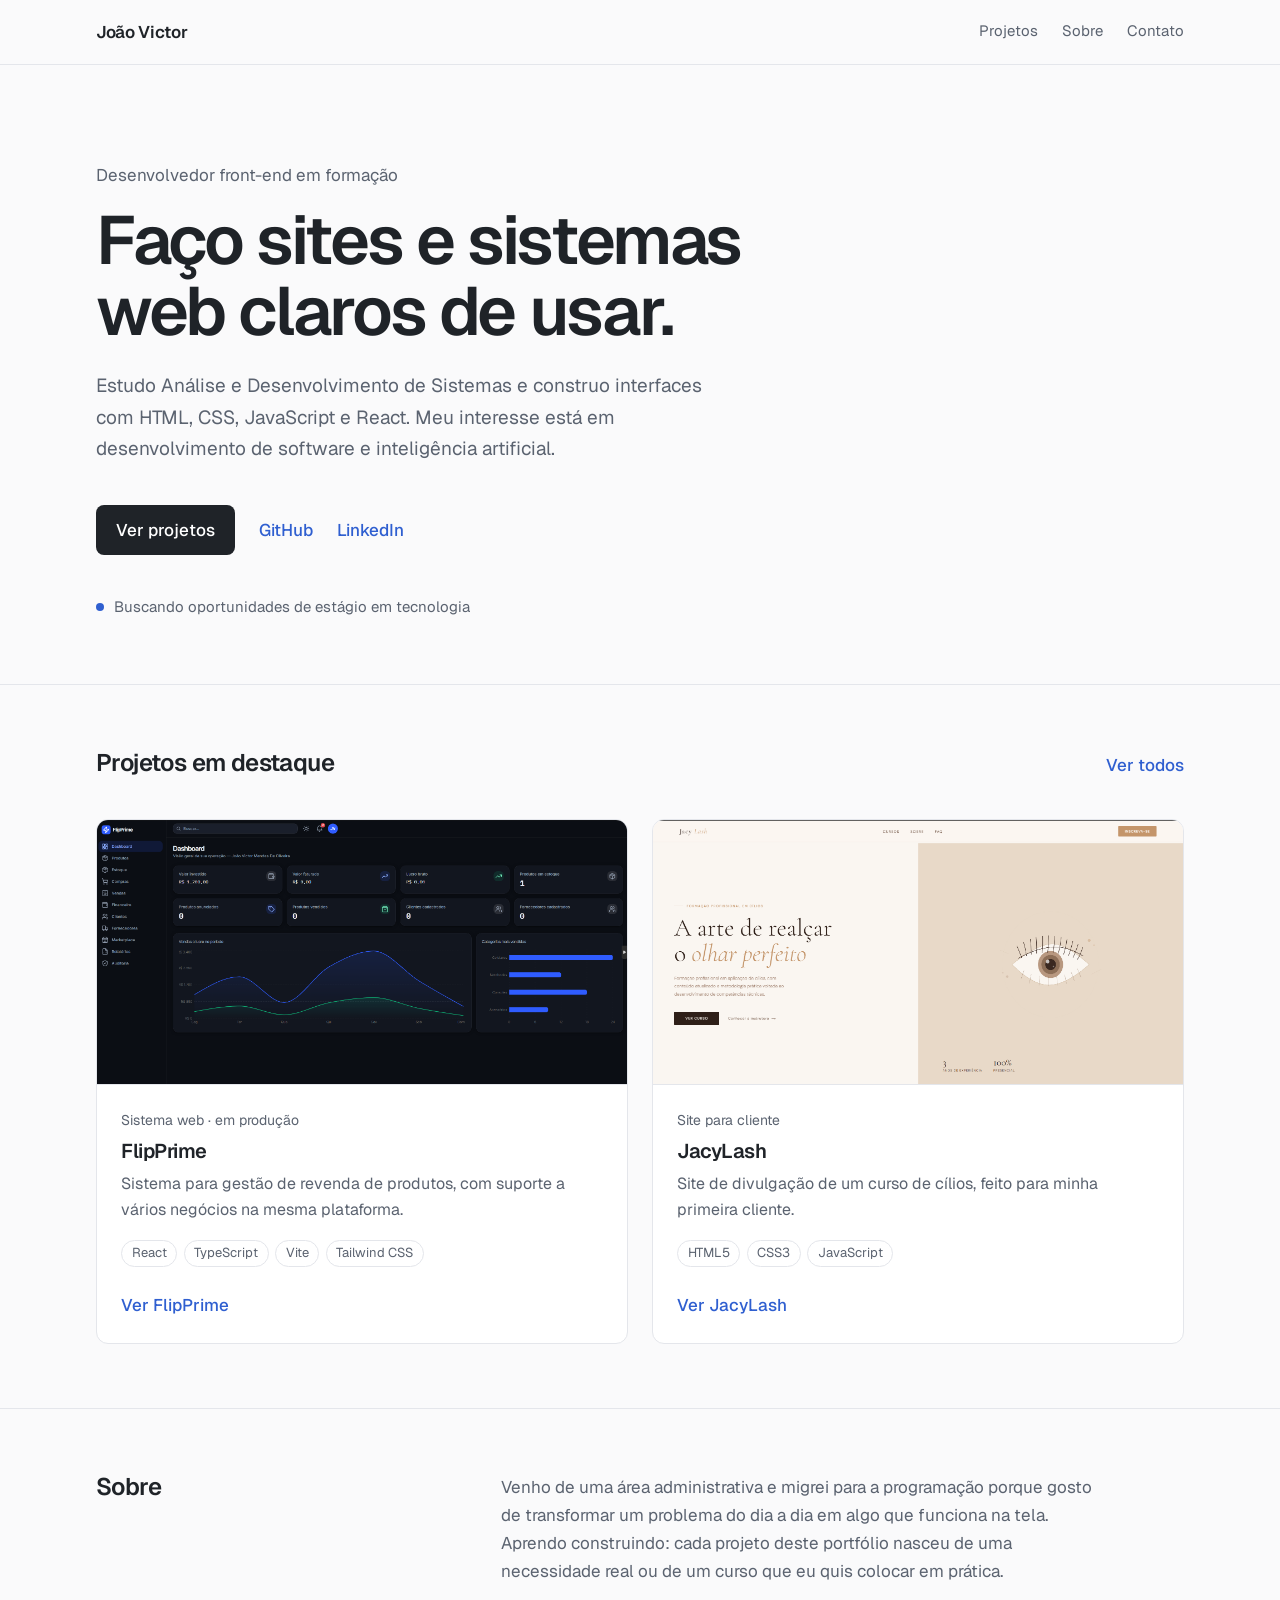
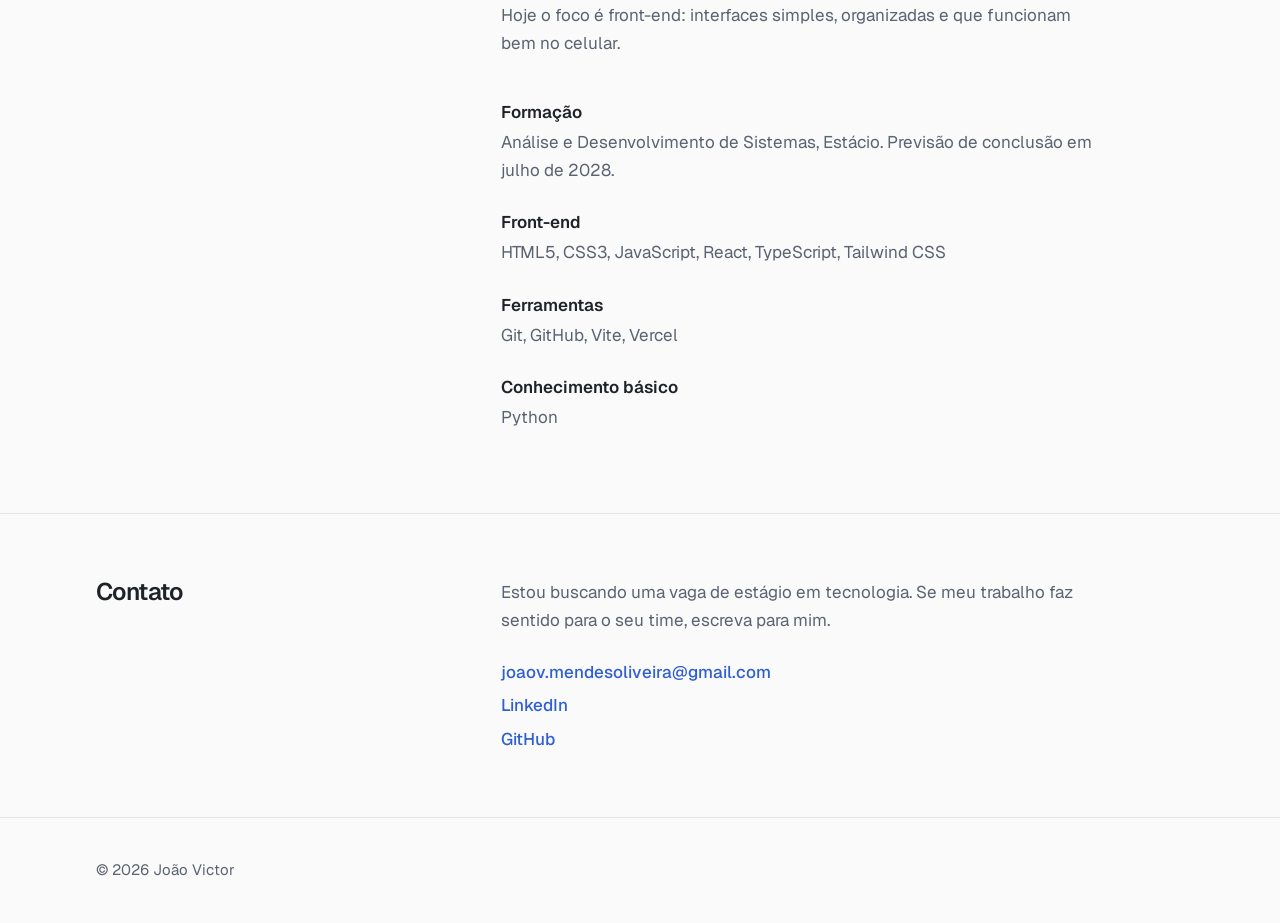
<file: index.html>
<!DOCTYPE html>
<html lang="pt-BR">
<head>
  <meta charset="UTF-8">
  <meta name="viewport" content="width=device-width, initial-scale=1.0">
  <title>João Victor — Desenvolvedor front-end</title>
  <meta name="description" content="Portfólio de João Victor, desenvolvedor front-end em formação e estudante de Análise e Desenvolvimento de Sistemas. Projetos com HTML, CSS, JavaScript e React.">
  <meta name="theme-color" content="#fafafb">

  <meta property="og:title" content="João Victor — Desenvolvedor front-end">
  <meta property="og:description" content="Sites e sistemas web claros de usar. Estudante de ADS, buscando estágio em tecnologia.">
  <meta property="og:type" content="website">

  <link rel="icon" href="data:image/svg+xml,%3Csvg xmlns='http://www.w3.org/2000/svg' viewBox='0 0 32 32'%3E%3Crect width='32' height='32' rx='8' fill='%231f2328'/%3E%3Ctext x='16' y='22' font-family='sans-serif' font-size='16' font-weight='600' text-anchor='middle' fill='white'%3EJV%3C/text%3E%3C/svg%3E">

  <link rel="preconnect" href="https://fonts.googleapis.com">
  <link rel="preconnect" href="https://fonts.gstatic.com" crossorigin>
  <link href="https://fonts.googleapis.com/css2?family=Geist:wght@400;500;600&display=swap" rel="stylesheet">
  <link rel="stylesheet" href="style.css">
</head>
<body>
  <a class="skip-link" href="#conteudo">Ir para o conteúdo</a>

  <header class="site-header">
    <div class="container site-header__inner">
      <a class="brand" href="index.html">João Victor</a>
      <nav class="nav" aria-label="Principal">
        <a href="projetos.html">Projetos</a>
        <a href="#sobre">Sobre</a>
        <a href="#contato">Contato</a>
      </nav>
    </div>
  </header>

  <main id="conteudo">
    <section class="hero">
      <div class="container">
        <p class="hero__role">Desenvolvedor front-end em formação</p>
        <h1 class="hero__title">Faço sites e sistemas web claros de usar.</h1>
        <p class="hero__lead">
          Estudo Análise e Desenvolvimento de Sistemas e construo interfaces com HTML, CSS,
          JavaScript e React. Meu interesse está em desenvolvimento de software e inteligência artificial.
        </p>
        <div class="hero__actions">
          <a class="button" href="projetos.html">Ver projetos</a>
          <a class="text-link" href="https://github.com/Jvxcheff" target="_blank" rel="noopener noreferrer">GitHub</a>
          <a class="text-link" href="https://www.linkedin.com/in/dev-jo%C3%A3o-victor" target="_blank" rel="noopener noreferrer">LinkedIn</a>
        </div>
        <p class="hero__status">Buscando oportunidades de estágio em tecnologia</p>
      </div>
    </section>

    <hr class="divider">

    <section class="section" id="projetos" aria-labelledby="projetos-titulo">
      <div class="container">
        <div class="section__head">
          <h2 class="section__title" id="projetos-titulo">Projetos em destaque</h2>
          <a class="text-link" href="projetos.html">Ver todos</a>
        </div>

        <div class="projects projects--grid">
          <article class="card">
            <div class="card__media" data-label="flipprime.vercel.app">
              <img src="assets/flipprime.png" width="1440" height="900" loading="lazy"
                   alt="Página inicial da plataforma FlipPrime em um ambiente de software de gestão. A tela mostra um painel com menus de navegação, blocos de informações, cartões de produtos e métricas organizadas em um layout moderno. O foco está em uma interface profissional e funcional, com tons escuros e uma aparência clara, organizada e voltada para operações de revenda e gerenciamento de negócios. O texto principal da tela inclui o nome FlipPrime.">
            </div>
            <div class="card__body">
              <p class="card__kind">Sistema web · em produção</p>
              <h3 class="card__title">FlipPrime</h3>
              <p class="card__text">
                Sistema para gestão de revenda de produtos, com suporte a vários negócios na mesma plataforma.
              </p>
              <ul class="tags" aria-label="Tecnologias">
                <li>React</li>
                <li>TypeScript</li>
                <li>Vite</li>
                <li>Tailwind CSS</li>
              </ul>
              <a class="card__link text-link" href="https://flipprime.vercel.app/" target="_blank" rel="noopener noreferrer">Ver FlipPrime</a>
            </div>
          </article>

          <article class="card">
            <div class="card__media" data-label="jacylash.vercel.app">
              <img src="assets/jacylash.png" width="1440" height="900" loading="lazy"
                   alt="Página de divulgação do curso de cílios JacyLash, apresentada em uma interface de site.">
            </div>
            <div class="card__body">
              <p class="card__kind">Site para cliente</p>
              <h3 class="card__title">JacyLash</h3>
              <p class="card__text">
                Site de divulgação de um curso de cílios, feito para minha primeira cliente.
              </p>
              <ul class="tags" aria-label="Tecnologias">
                <li>HTML5</li>
                <li>CSS3</li>
                <li>JavaScript</li>
              </ul>
              <a class="card__link text-link" href="https://jacylash.vercel.app/" target="_blank" rel="noopener noreferrer">Ver JacyLash</a>
            </div>
          </article>
        </div>
      </div>
    </section>

    <hr class="divider">

    <section class="section" id="sobre" aria-labelledby="sobre-titulo">
      <div class="container split">
        <h2 class="section__title" id="sobre-titulo">Sobre</h2>
        <div>
          <div class="prose">
            <p>
              Venho de uma área administrativa e migrei para a programação porque gosto de transformar
              um problema do dia a dia em algo que funciona na tela. Aprendo construindo: cada projeto
              deste portfólio nasceu de uma necessidade real ou de um curso que eu quis colocar em prática.
            </p>
            <p>
              Hoje o foco é front-end: interfaces simples, organizadas e que funcionam bem no celular.
            </p>
          </div>

          <dl class="facts">
            <div>
              <dt>Formação</dt>
              <dd>Análise e Desenvolvimento de Sistemas, Estácio. Previsão de conclusão em julho de 2028.</dd>
            </div>
            <div>
              <dt>Front-end</dt>
              <dd>HTML5, CSS3, JavaScript, React, TypeScript, Tailwind CSS</dd>
            </div>
            <div>
              <dt>Ferramentas</dt>
              <dd>Git, GitHub, Vite, Vercel</dd>
            </div>
            <div>
              <dt>Conhecimento básico</dt>
              <dd>Python</dd>
            </div>
          </dl>
        </div>
      </div>
    </section>

    <hr class="divider">

    <section class="section" id="contato" aria-labelledby="contato-titulo">
      <div class="container split">
        <h2 class="section__title" id="contato-titulo">Contato</h2>
        <div>
          <p class="prose">
            Estou buscando uma vaga de estágio em tecnologia. Se meu trabalho faz sentido para o seu time,
            escreva para mim.
          </p>
          <ul class="contact-list">
            <li><a href="mailto:joaov.mendesoliveira@gmail.com">joaov.mendesoliveira@gmail.com</a></li>
            <li><a href="https://www.linkedin.com/in/dev-jo%C3%A3o-victor" target="_blank" rel="noopener noreferrer">LinkedIn</a></li>
            <li><a href="https://github.com/Jvxcheff" target="_blank" rel="noopener noreferrer">GitHub</a></li>
          </ul>
        </div>
      </div>
    </section>
  </main>

  <footer class="site-footer">
    <div class="container">© <span data-year>2026</span> João Victor</div>
  </footer>

  <script src="logic.js" defer></script>
</body>
</html>
</file>
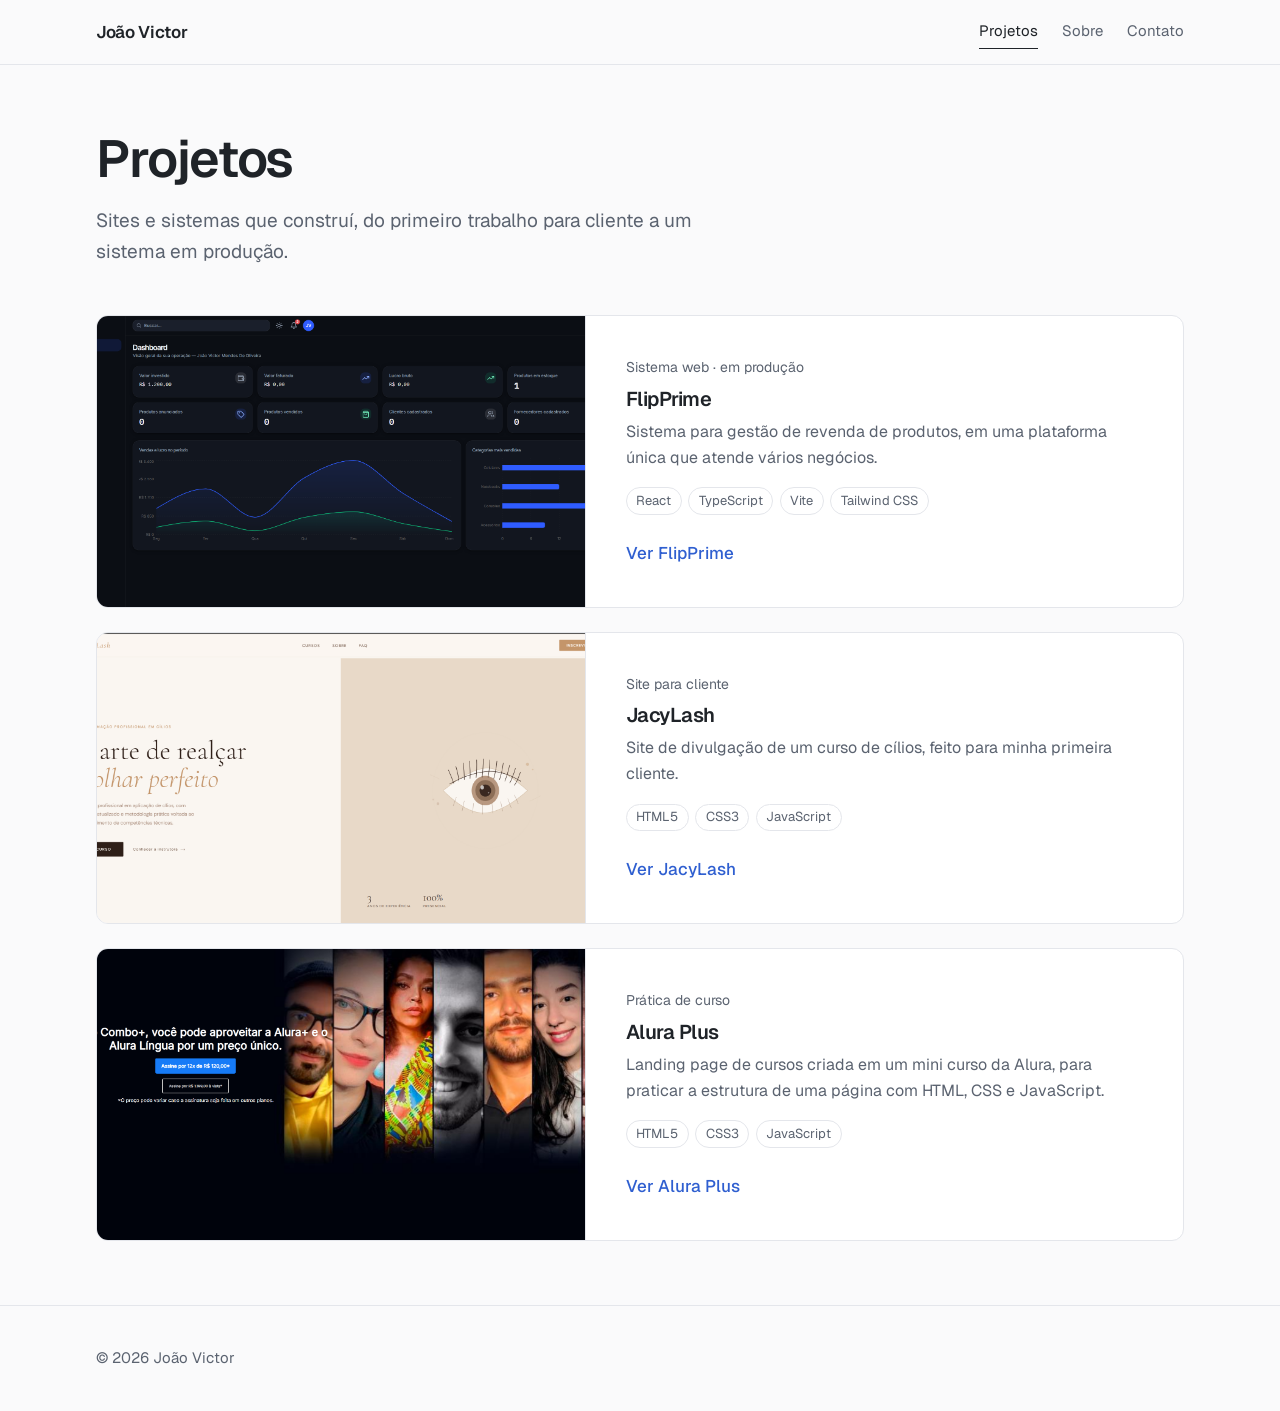
<file: projetos.html>
<!DOCTYPE html>
<html lang="pt-BR">
<head>
  <meta charset="UTF-8">
  <meta name="viewport" content="width=device-width, initial-scale=1.0">
  <title>Projetos — João Victor</title>
  <meta name="description" content="Projetos públicos de João Victor: FlipPrime, JacyLash e Alura Plus. Sites e sistemas web feitos com HTML, CSS, JavaScript e React.">
  <meta name="theme-color" content="#fafafb">

  <link rel="icon" href="data:image/svg+xml,%3Csvg xmlns='http://www.w3.org/2000/svg' viewBox='0 0 32 32'%3E%3Crect width='32' height='32' rx='8' fill='%231f2328'/%3E%3Ctext x='16' y='22' font-family='sans-serif' font-size='16' font-weight='600' text-anchor='middle' fill='white'%3EJV%3C/text%3E%3C/svg%3E">

  <link rel="preconnect" href="https://fonts.googleapis.com">
  <link rel="preconnect" href="https://fonts.gstatic.com" crossorigin>
  <link href="https://fonts.googleapis.com/css2?family=Geist:wght@400;500;600&display=swap" rel="stylesheet">
  <link rel="stylesheet" href="style.css">
</head>
<body>
  <a class="skip-link" href="#conteudo">Ir para o conteúdo</a>

  <header class="site-header">
    <div class="container site-header__inner">
      <a class="brand" href="index.html">João Victor</a>
      <nav class="nav" aria-label="Principal">
        <a href="projetos.html" aria-current="page">Projetos</a>
        <a href="index.html#sobre">Sobre</a>
        <a href="index.html#contato">Contato</a>
      </nav>
    </div>
  </header>

  <main id="conteudo">
    <div class="container">
      <div class="page-head">
        <h1 class="page-head__title">Projetos</h1>
        <p class="page-head__lead">
          Sites e sistemas que construí, do primeiro trabalho para cliente a um sistema em produção.
        </p>
      </div>
    </div>

    <section class="section" style="padding-top: var(--space-3)" aria-label="Lista de projetos">
      <div class="container">
        <div class="projects projects--list">

          <article class="card">
            <div class="card__media" data-label="flipprime.vercel.app">
              <img src="assets/flipprime.png" width="1440" height="900" loading="lazy"
                   alt="Captura de tela da página inicial do FlipPrime">
            </div>
            <div class="card__body">
              <p class="card__kind">Sistema web · em produção</p>
              <h2 class="card__title">FlipPrime</h2>
              <p class="card__text">
                Sistema para gestão de revenda de produtos, em uma plataforma única que atende
                vários negócios.
              </p>
              <ul class="tags" aria-label="Tecnologias">
                <li>React</li>
                <li>TypeScript</li>
                <li>Vite</li>
                <li>Tailwind CSS</li>
              </ul>
              <a class="card__link text-link" href="https://flipprime.vercel.app/" target="_blank" rel="noopener noreferrer">Ver FlipPrime</a>
            </div>
          </article>

          <article class="card">
            <div class="card__media" data-label="jacylash.vercel.app">
              <img src="assets/jacylash.png" width="1440" height="900" loading="lazy"
                   alt="Captura de tela do site JacyLash">
            </div>
            <div class="card__body">
              <p class="card__kind">Site para cliente</p>
              <h2 class="card__title">JacyLash</h2>
              <p class="card__text">
                Site de divulgação de um curso de cílios, feito para minha primeira cliente.
              </p>
              <ul class="tags" aria-label="Tecnologias">
                <li>HTML5</li>
                <li>CSS3</li>
                <li>JavaScript</li>
              </ul>
              <a class="card__link text-link" href="https://jacylash.vercel.app/" target="_blank" rel="noopener noreferrer">Ver JacyLash</a>
            </div>
          </article>

          <article class="card">
            <div class="card__media" data-label="alura-plus-virid-nine.vercel.app">
              <img src="assets/alura-plus.png" width="1440" height="900" loading="lazy"
                   alt="Captura de tela da landing page Alura Plus">
            </div>
            <div class="card__body">
              <p class="card__kind">Prática de curso</p>
              <h2 class="card__title">Alura Plus</h2>
              <p class="card__text">
                Landing page de cursos criada em um mini curso da Alura, para praticar a estrutura
                de uma página com HTML, CSS e JavaScript.
              </p>
              <ul class="tags" aria-label="Tecnologias">
                <li>HTML5</li>
                <li>CSS3</li>
                <li>JavaScript</li>
              </ul>
              <a class="card__link text-link" href="https://alura-plus-virid-nine.vercel.app/" target="_blank" rel="noopener noreferrer">Ver Alura Plus</a>
            </div>
          </article>

        </div>
      </div>
    </section>
  </main>

  <footer class="site-footer">
    <div class="container">© <span data-year>2026</span> João Victor</div>
  </footer>

  <script src="logic.js" defer></script>
</body>
</html>
</file>
<file: style.css>
/* ==========================================================================
   Portfólio — João Victor
   Estrutura deste arquivo:
   1. (cores, tipografia, espaçamento)
   2. Reset e base
   3. Layout (container, seções)
   4. Cabeçalho e rodapé
   5. Hero
   6. Cards de projeto
   7. Sobre e contato
   8. Acessibilidade e movimento
   ========================================================================== */

/* 1. ---------------------------------------------------------------
   Todas as decisões visuais ficam aqui. Para mudar a cor de destaque do site
   inteiro, basta trocar --accent. */
:root {
  --bg: #fafafb;
  --surface: #ffffff;
  --text: #1f2328;        /* grafite */
  --muted: #5b6370;       /* texto secundário */
  --line: #e4e6eb;        /* bordas sutis */
  --accent: #2f5fd0;      /* azul discreto */
  --accent-soft: #eef2fc;

  --font: "Geist", "Inter", system-ui, -apple-system, "Segoe UI", Roboto, sans-serif;

  --radius: 12px;
  --radius-sm: 8px;

  --space-1: 0.5rem;
  --space-2: 1rem;
  --space-3: 1.5rem;
  --space-4: 2.5rem;
  --space-5: 4rem;
  --space-6: 6rem;

  --container: 68rem;
  --measure: 38rem;       /* largura máxima de texto corrido (~62 caracteres) */
}

/* 2. Reset e base --------------------------------------------------------- */
*,
*::before,
*::after {
  box-sizing: border-box;
}

html {
  scroll-behavior: smooth;
  -webkit-text-size-adjust: 100%;
}

body {
  margin: 0;
  background: var(--bg);
  color: var(--text);
  font-family: var(--font);
  font-size: 1.0625rem;
  line-height: 1.65;
  -webkit-font-smoothing: antialiased;
}

img {
  display: block;
  max-width: 100%;
  height: auto;
}

h1,
h2,
h3 {
  margin: 0;
  font-weight: 600;
  line-height: 1.15;
  letter-spacing: -0.025em;
}

p {
  margin: 0;
}

ul {
  margin: 0;
  padding: 0;
  list-style: none;
}

a {
  color: inherit;
}

/* 3. Layout --------------------------------------------------------------- */
.container {
  width: min(100% - 2.5rem, var(--container));
  margin-inline: auto;
}

.section {
  padding-block: var(--space-5);
}

.section__head {
  display: flex;
  align-items: baseline;
  justify-content: space-between;
  gap: var(--space-2);
  margin-bottom: var(--space-4);
}

.section__title {
  font-size: 1.5rem;
}

.text-link {
  color: var(--accent);
  text-decoration: none;
  font-weight: 500;
}

.text-link:hover {
  text-decoration: underline;
  text-underline-offset: 0.25em;
}

/* 4. Cabeçalho e rodapé --------------------------------------------------- */
.site-header {
  position: sticky;
  top: 0;
  z-index: 10;
  background: rgb(250 250 251 / 0.88);
  backdrop-filter: saturate(1.4) blur(10px);
  border-bottom: 1px solid var(--line);
}

.site-header__inner {
  display: flex;
  align-items: center;
  justify-content: space-between;
  gap: var(--space-2);
  min-height: 4rem;
}

.brand {
  font-weight: 600;
  letter-spacing: -0.02em;
  text-decoration: none;
}

.nav {
  display: flex;
  gap: var(--space-3);
}

.nav a {
  color: var(--muted);
  text-decoration: none;
  font-size: 0.9375rem;
  padding-block: 0.25rem;
  border-bottom: 1px solid transparent;
  transition: color 0.15s ease, border-color 0.15s ease;
}

.nav a:hover,
.nav a[aria-current="page"] {
  color: var(--text);
  border-bottom-color: var(--text);
}

.site-footer {
  border-top: 1px solid var(--line);
  padding-block: var(--space-4);
  color: var(--muted);
  font-size: 0.9375rem;
}

/* 5. Hero ----------------------------------------------------------------- */
.hero {
  padding-block: var(--space-6) var(--space-5);
}

.hero__role {
  color: var(--muted);
  margin-bottom: var(--space-2);
}

.hero__title {
  max-width: 16ch;
  font-size: clamp(2.5rem, 6.5vw, 4.25rem);
  letter-spacing: -0.035em;
  line-height: 1.04;
}

.hero__lead {
  max-width: var(--measure);
  margin-top: var(--space-3);
  color: var(--muted);
  font-size: 1.1875rem;
}

.hero__actions {
  display: flex;
  flex-wrap: wrap;
  align-items: center;
  gap: var(--space-1) var(--space-3);
  margin-top: var(--space-4);
}

.hero__status {
  display: inline-flex;
  align-items: center;
  gap: 0.6rem;
  margin-top: var(--space-4);
  color: var(--muted);
  font-size: 0.9375rem;
}

.hero__status::before {
  content: "";
  width: 0.5rem;
  height: 0.5rem;
  border-radius: 50%;
  background: var(--accent);
}

/* Botão principal */
.button {
  display: inline-flex;
  align-items: center;
  padding: 0.7rem 1.25rem;
  border-radius: var(--radius-sm);
  background: var(--text);
  color: #fff;
  font-weight: 500;
  text-decoration: none;
  transition: background 0.15s ease;
}

.button:hover {
  background: var(--accent);
}

/* Única animação automática do site: a entrada do hero, uma vez. */
.hero > .container > * {
  animation: rise 0.6s cubic-bezier(0.2, 0.7, 0.2, 1) both;
}
.hero > .container > :nth-child(2) { animation-delay: 0.06s; }
.hero > .container > :nth-child(3) { animation-delay: 0.12s; }
.hero > .container > :nth-child(4) { animation-delay: 0.18s; }
.hero > .container > :nth-child(5) { animation-delay: 0.24s; }

@keyframes rise {
  from { opacity: 0; transform: translateY(10px); }
  to   { opacity: 1; transform: none; }
}

/* 6. Cards de projeto ----------------------------------------------------- */
.projects {
  display: grid;
  gap: var(--space-3);
}

.projects--grid {
  grid-template-columns: repeat(auto-fit, minmax(min(100%, 22rem), 1fr));
}

.card {
  display: flex;
  flex-direction: column;
  background: var(--surface);
  border: 1px solid var(--line);
  border-radius: var(--radius);
  overflow: hidden;
  transition: border-color 0.2s ease;
}

.card:hover {
  border-color: #c5cad6;
}

.card__media {
  position: relative;
  aspect-ratio: 12 / 6;
  background: var(--accent-soft);
  border-bottom: 1px solid var(--line);
  overflow: hidden;
}

.card__media img {
  width: 100%;
  height: 100%;
  object-fit: cover;
  object-position: top;
}

/* Quando a imagem ainda não existe, mostramos o endereço do site. */
.card__media.is-missing img {
  display: none;
}

.card__media.is-missing::after {
  content: attr(data-label);
  position: absolute;
  inset: 0;
  display: grid;
  place-items: center;
  color: var(--accent);
  font-size: 0.9375rem;
}

.card__body {
  display: flex;
  flex: 1;
  flex-direction: column;
  gap: var(--space-1);
  padding: var(--space-3);
}

.card__kind {
  color: var(--muted);
  font-size: 0.875rem;
}

.card__title {
  font-size: 1.25rem;
}

.card__text {
  color: var(--muted);
  font-size: 1rem;
}

.tags {
  display: flex;
  flex-wrap: wrap;
  gap: 0.4rem;
  margin-top: var(--space-1);
}

.tags li {
  padding: 0.15rem 0.6rem;
  border: 1px solid var(--line);
  border-radius: 999px;
  color: var(--muted);
  font-size: 0.8125rem;
  line-height: 1.6;
}

.card__link {
  margin-top: auto;
  padding-top: var(--space-2);
}

/* Variação horizontal usada na página de projetos */
@media (min-width: 52rem) {
  .projects--list .card {
    flex-direction: row;
  }

  .projects--list .card__media {
    flex: 0 0 45%;
    aspect-ratio: auto;
    min-height: 14rem;
    border-bottom: 0;
    border-right: 1px solid var(--line);
  }

  .projects--list .card__body {
    justify-content: center;
    padding: var(--space-4);
  }
}

/* 7. Páginas internas, sobre e contato ------------------------------------ */
.page-head {
  padding-block: var(--space-5) var(--space-3);
}

.page-head__title {
  font-size: clamp(2.25rem, 5vw, 3.25rem);
  letter-spacing: -0.03em;
}

.page-head__lead {
  max-width: var(--measure);
  margin-top: var(--space-2);
  color: var(--muted);
  font-size: 1.1875rem;
}

.split {
  display: grid;
  gap: var(--space-3) var(--space-5);
  grid-template-columns: 1fr;
}

@media (min-width: 52rem) {
  .split {
    grid-template-columns: 1fr 2fr;
  }
}

.prose {
  max-width: var(--measure);
  color: var(--muted);
}

.prose p + p {
  margin-top: var(--space-2);
}

.facts {
  display: grid;
  gap: var(--space-3);
  margin-top: var(--space-4);
  max-width: var(--measure);
}

.facts dt {
  font-weight: 600;
  color: var(--text);
}

.facts dd {
  margin: 0.15rem 0 0;
  color: var(--muted);
}

.contact-list {
  display: grid;
  gap: 0.35rem;
  margin-top: var(--space-3);
}

.contact-list a {
  color: var(--accent);
  text-decoration: none;
  font-weight: 500;
}

.contact-list a:hover {
  text-decoration: underline;
  text-underline-offset: 0.25em;
}

.divider {
  border: 0;
  border-top: 1px solid var(--line);
  margin: 0;
}

/* 8. Acessibilidade e movimento ------------------------------------------- */
.skip-link {
  position: absolute;
  left: 1rem;
  top: -4rem;
  padding: 0.6rem 1rem;
  background: var(--text);
  color: #fff;
  border-radius: var(--radius-sm);
  z-index: 20;
}

.skip-link:focus {
  top: 0.75rem;
}

:focus-visible {
  outline: 2px solid var(--accent);
  outline-offset: 3px;
  border-radius: 4px;
}

@media (max-width: 30rem) {
  .section { padding-block: var(--space-4); }
  .hero { padding-block: var(--space-5) var(--space-4); }
}

@media (prefers-reduced-motion: reduce) {
  html { scroll-behavior: auto; }

  *,
  *::before,
  *::after {
    animation: none !important;
    transition: none !important;
  }
}
</file>
